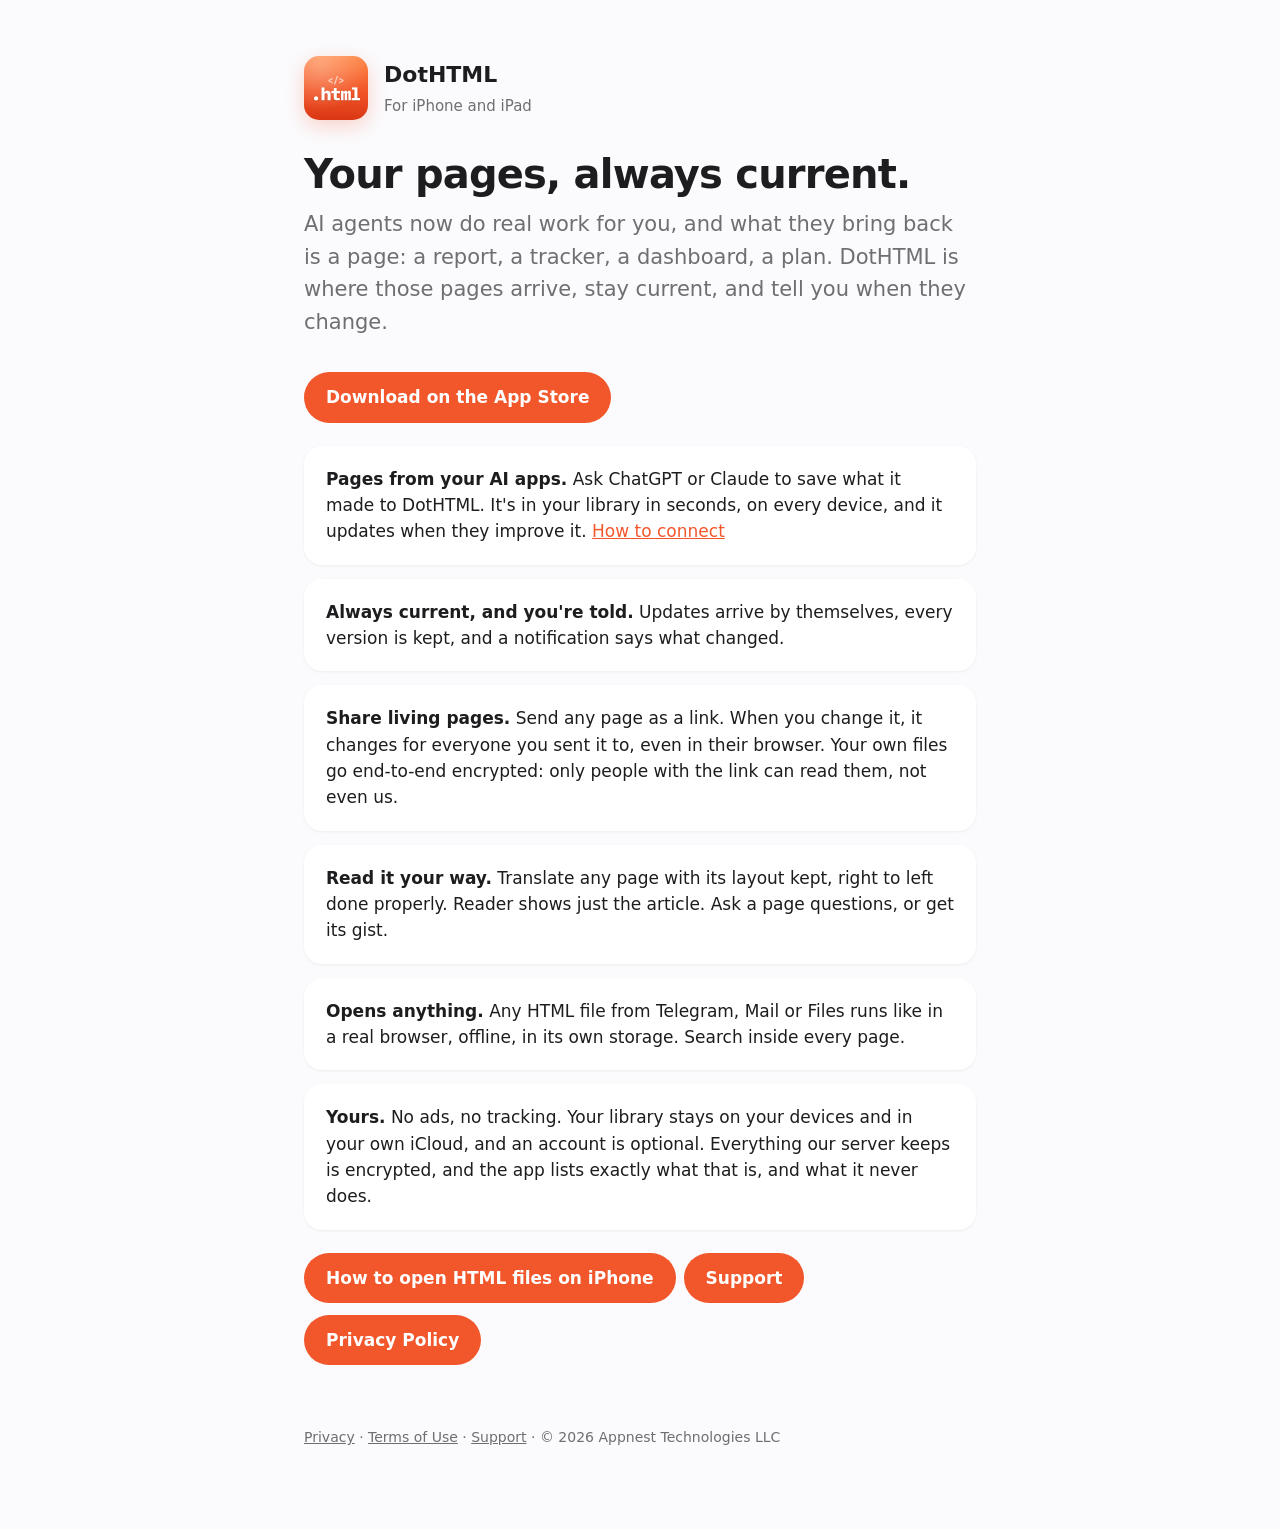
<file: index.html>
<!DOCTYPE html>
<html lang="en"><head><meta charset="utf-8"><meta name="viewport" content="width=device-width, initial-scale=1">
<title>DotHTML — Your AI's pages, always current</title>
<link rel="canonical" href="https://dothtml.app/">
<meta name="description" content="DotHTML is where the reports, trackers and plans your AI agents and other people make for you arrive, stay current, and tell you when they change. Share them as living links, read them in your language, and open any HTML file like a real browser.">
<link rel="stylesheet" href="style.css"><link rel="icon" href="icon.png"></head>
<body><main>
<header><img src="icon.png" alt=""><div><b>DotHTML</b><span>For iPhone and iPad</span></div></header>
<h1>Your pages, always current.</h1>
<p class="lead">AI agents now do real work for you, and what they bring back is a page: a report, a tracker, a dashboard, a plan. DotHTML is where those pages arrive, stay current, and tell you when they change.</p>
<p><a class="btn" href="https://apps.apple.com/app/id6824261500">Download on the App Store</a></p>
<div class="card"><b>Pages from your AI apps.</b> Ask ChatGPT or Claude to save what it made to DotHTML. It's in your library in seconds, on every device, and it updates when they improve it. <a href="connect">How to connect</a></div>
<div class="card"><b>Always current, and you're told.</b> Updates arrive by themselves, every version is kept, and a notification says what changed.</div>
<div class="card"><b>Share living pages.</b> Send any page as a link. When you change it, it changes for everyone you sent it to, even in their browser. Your own files go end-to-end encrypted: only people with the link can read them, not even us.</div>
<div class="card"><b>Read it your way.</b> Translate any page with its layout kept, right to left done properly. Reader shows just the article. Ask a page questions, or get its gist.</div>
<div class="card"><b>Opens anything.</b> Any HTML file from Telegram, Mail or Files runs like in a real browser, offline, in its own storage. Search inside every page.</div>
<div class="card"><b>Yours.</b> No ads, no tracking. Your library stays on your devices and in your own iCloud, and an account is optional. Everything our server keeps is encrypted, and the app lists exactly what that is, and what it never does.</div>
<p><a class="btn" href="help/open-html-files-on-iphone/">How to open HTML files on iPhone</a><a class="btn" href="support/">Support</a><a class="btn" href="privacy/">Privacy Policy</a></p>
<footer><a href="privacy/">Privacy</a> · <a href="terms/">Terms of Use</a> · <a href="support/">Support</a> · © 2026 Appnest Technologies LLC</footer>
</main></body></html>
</file>
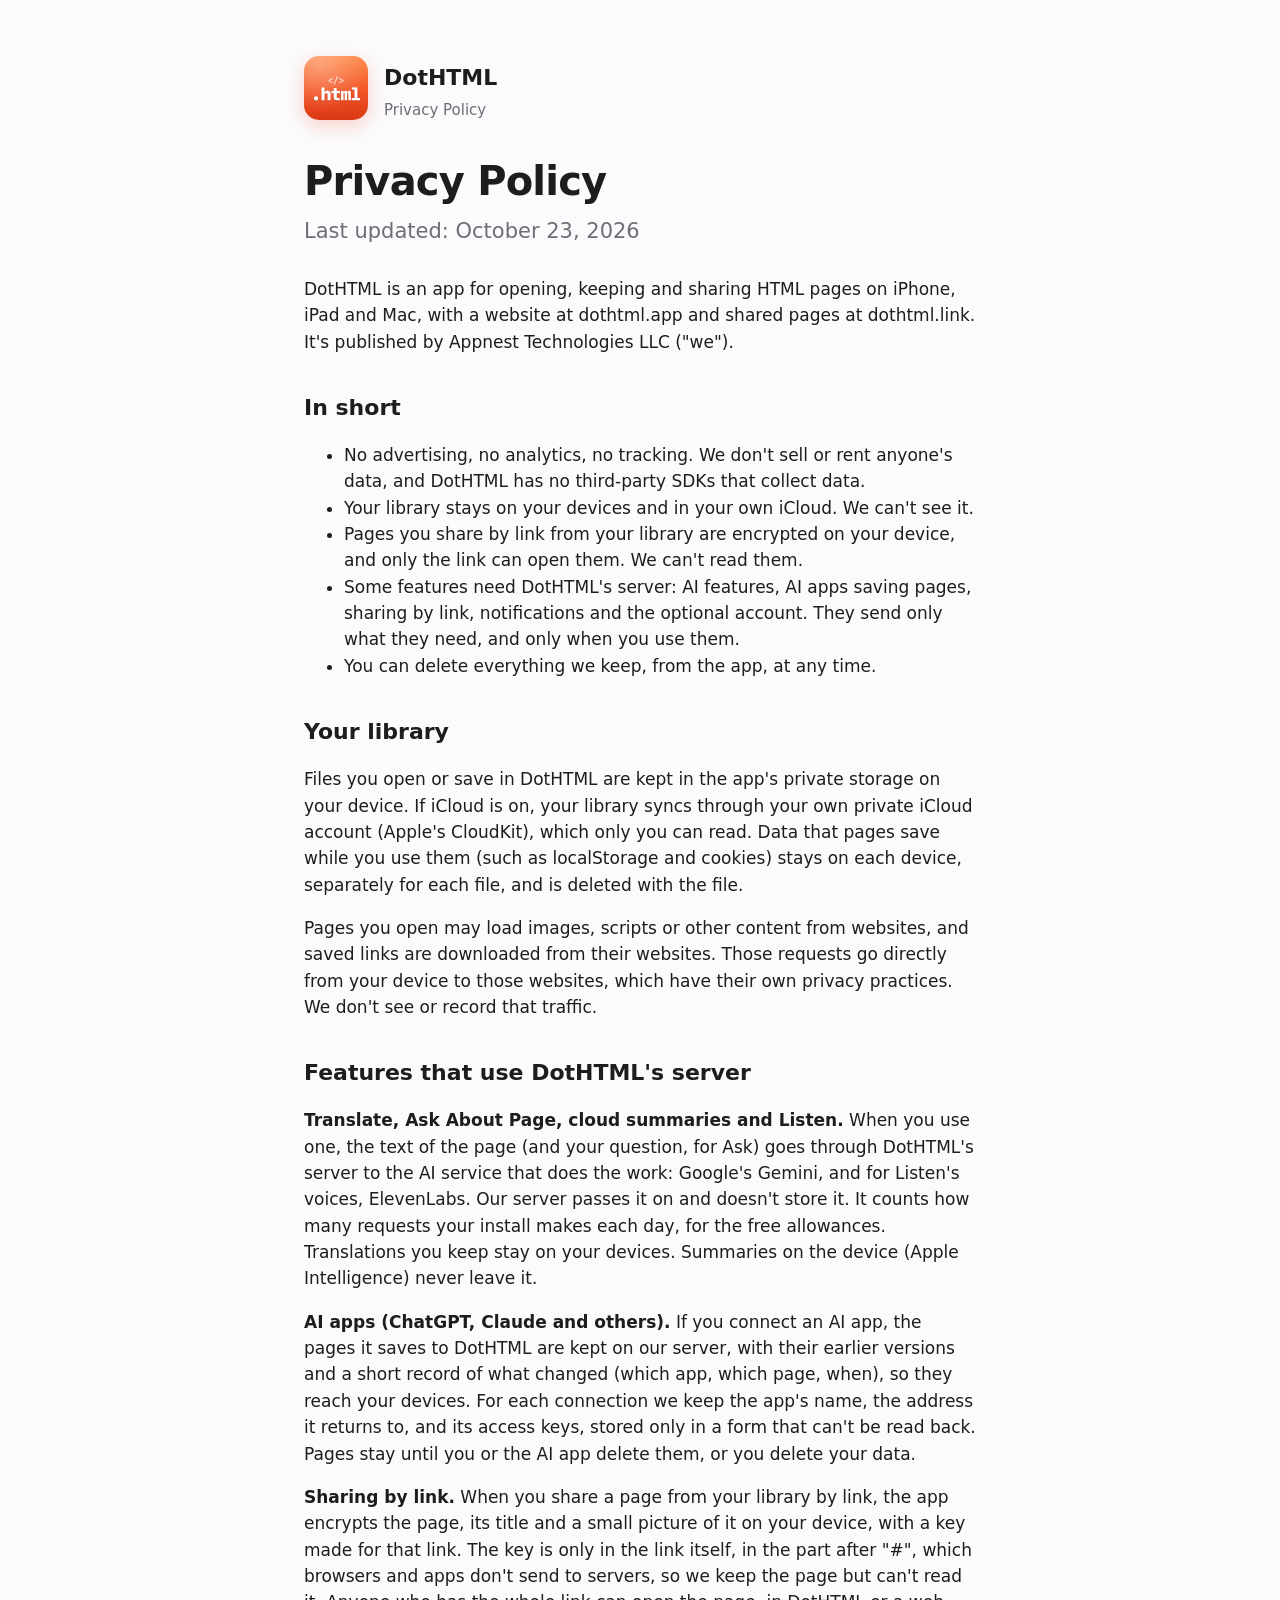
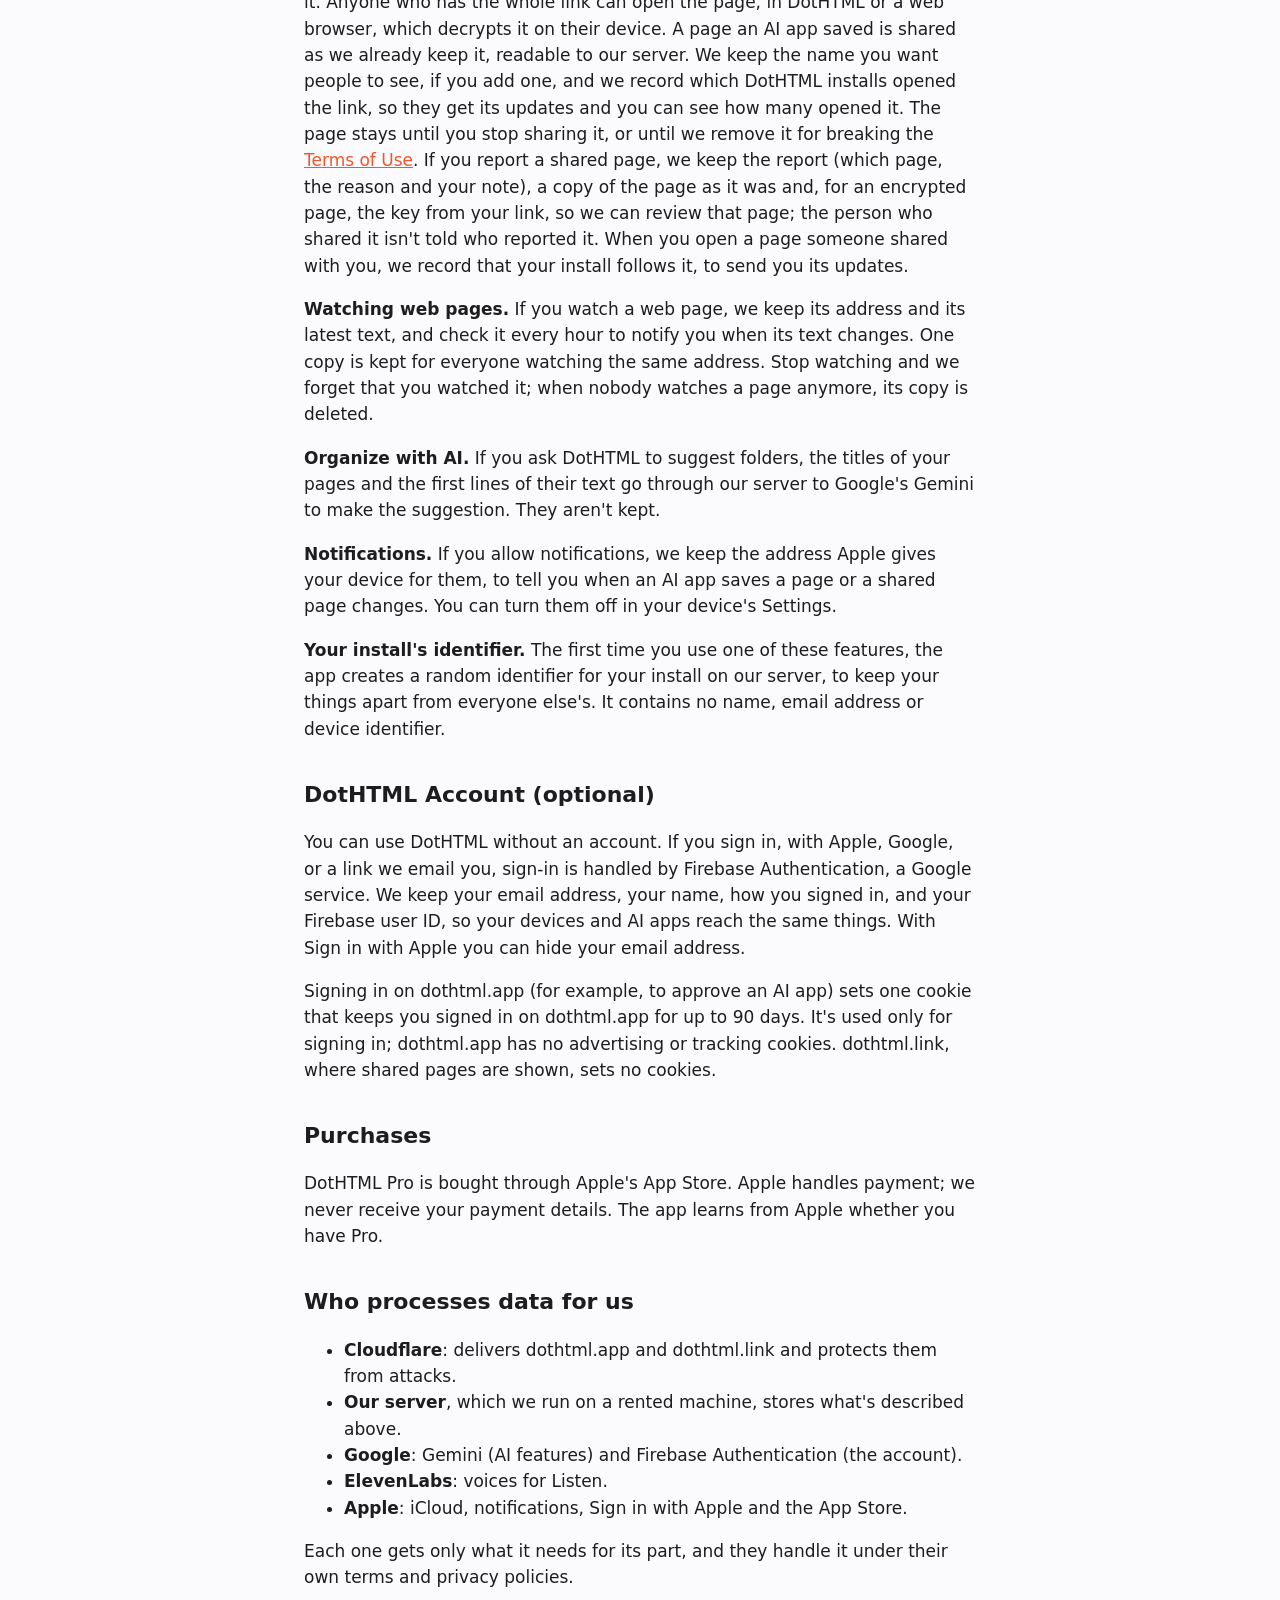
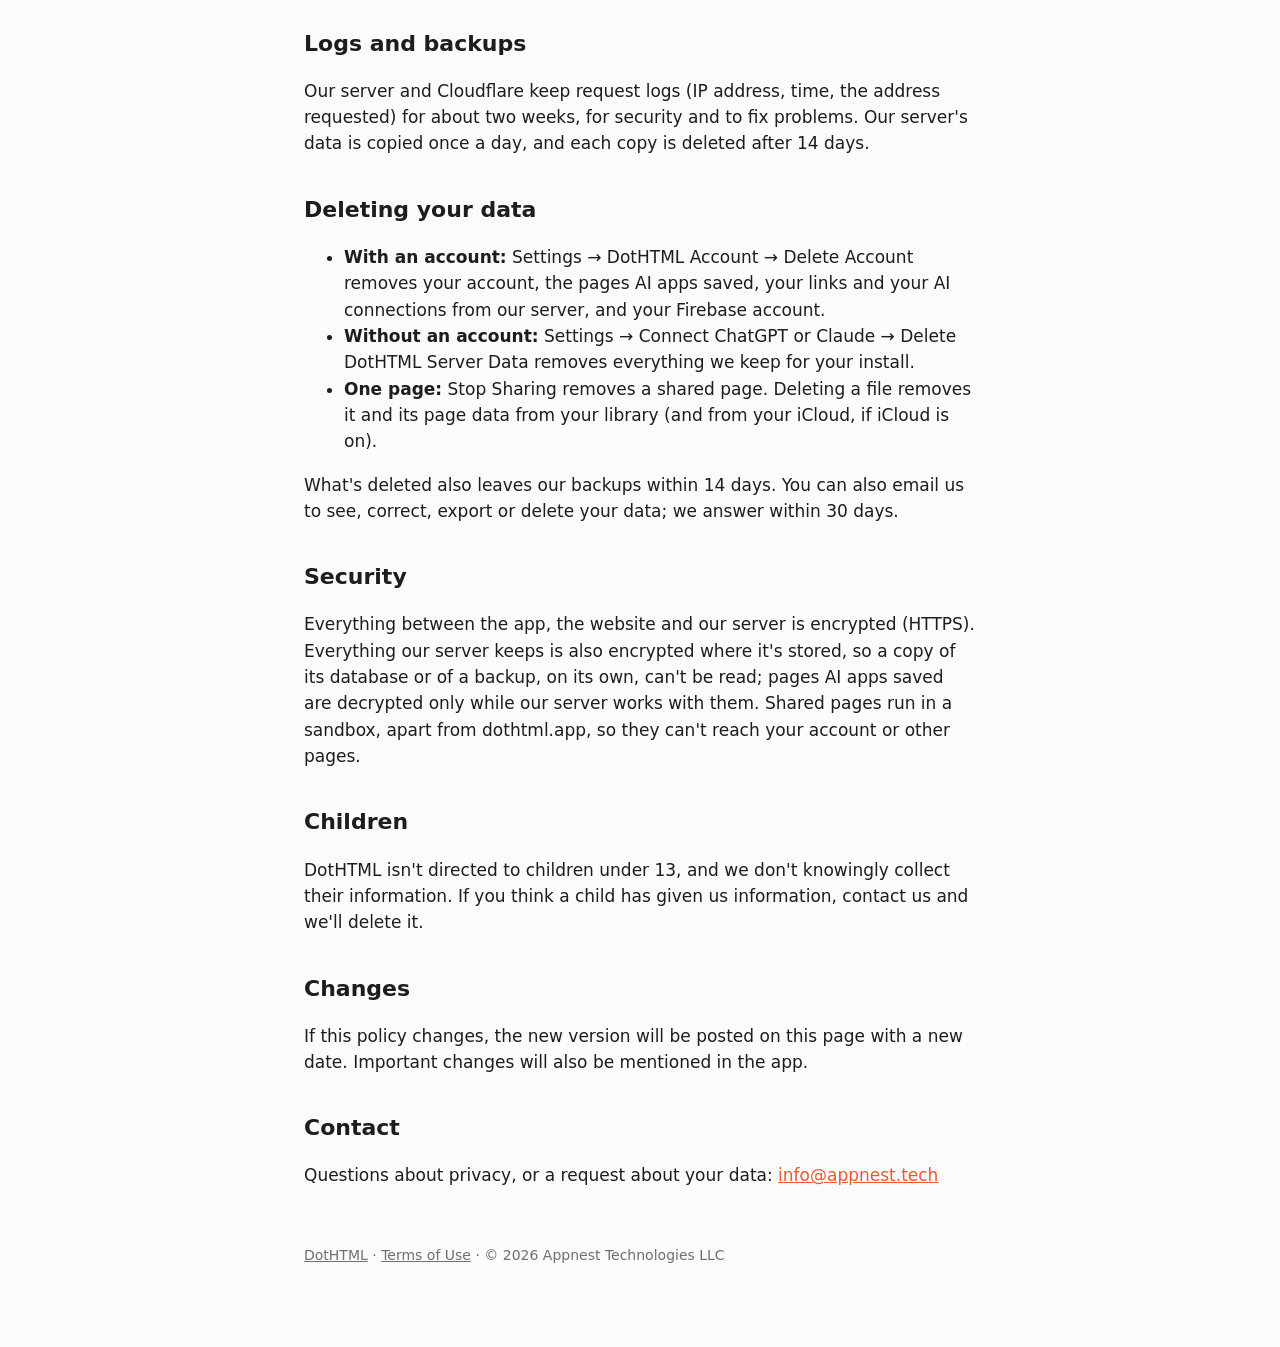
<file: privacy/index.html>
<!DOCTYPE html>
<html lang="en"><head><meta charset="utf-8"><meta name="viewport" content="width=device-width, initial-scale=1">
<title>Privacy Policy — DotHTML</title><link rel="stylesheet" href="../style.css"><link rel="icon" href="../icon.png"></head>
<body><main>
<header><a href="../"><img src="../icon.png" alt=""></a><div><b>DotHTML</b><span>Privacy Policy</span></div></header>
<h1>Privacy Policy</h1>
<p class="lead">Last updated: October 23, 2026</p>
<p>DotHTML is an app for opening, keeping and sharing HTML pages on iPhone, iPad and Mac, with a website at dothtml.app and shared pages at dothtml.link. It's published by Appnest Technologies LLC ("we").</p>

<h2>In short</h2>
<ul>
<li>No advertising, no analytics, no tracking. We don't sell or rent anyone's data, and DotHTML has no third-party SDKs that collect data.</li>
<li>Your library stays on your devices and in your own iCloud. We can't see it.</li>
<li>Pages you share by link from your library are encrypted on your device, and only the link can open them. We can't read them.</li>
<li>Some features need DotHTML's server: AI features, AI apps saving pages, sharing by link, notifications and the optional account. They send only what they need, and only when you use them.</li>
<li>You can delete everything we keep, from the app, at any time.</li>
</ul>

<h2>Your library</h2>
<p>Files you open or save in DotHTML are kept in the app's private storage on your device. If iCloud is on, your library syncs through your own private iCloud account (Apple's CloudKit), which only you can read. Data that pages save while you use them (such as localStorage and cookies) stays on each device, separately for each file, and is deleted with the file.</p>
<p>Pages you open may load images, scripts or other content from websites, and saved links are downloaded from their websites. Those requests go directly from your device to those websites, which have their own privacy practices. We don't see or record that traffic.</p>

<h2>Features that use DotHTML's server</h2>
<p><b>Translate, Ask About Page, cloud summaries and Listen.</b> When you use one, the text of the page (and your question, for Ask) goes through DotHTML's server to the AI service that does the work: Google's Gemini, and for Listen's voices, ElevenLabs. Our server passes it on and doesn't store it. It counts how many requests your install makes each day, for the free allowances. Translations you keep stay on your devices. Summaries on the device (Apple Intelligence) never leave it.</p>
<p><b>AI apps (ChatGPT, Claude and others).</b> If you connect an AI app, the pages it saves to DotHTML are kept on our server, with their earlier versions and a short record of what changed (which app, which page, when), so they reach your devices. For each connection we keep the app's name, the address it returns to, and its access keys, stored only in a form that can't be read back. Pages stay until you or the AI app delete them, or you delete your data.</p>
<p><b>Sharing by link.</b> When you share a page from your library by link, the app encrypts the page, its title and a small picture of it on your device, with a key made for that link. The key is only in the link itself, in the part after "#", which browsers and apps don't send to servers, so we keep the page but can't read it. Anyone who has the whole link can open the page, in DotHTML or a web browser, which decrypts it on their device. A page an AI app saved is shared as we already keep it, readable to our server. We keep the name you want people to see, if you add one, and we record which DotHTML installs opened the link, so they get its updates and you can see how many opened it. The page stays until you stop sharing it, or until we remove it for breaking the <a href="../terms/">Terms of Use</a>. If you report a shared page, we keep the report (which page, the reason and your note), a copy of the page as it was and, for an encrypted page, the key from your link, so we can review that page; the person who shared it isn't told who reported it. When you open a page someone shared with you, we record that your install follows it, to send you its updates.</p>
<p><b>Watching web pages.</b> If you watch a web page, we keep its address and its latest text, and check it every hour to notify you when its text changes. One copy is kept for everyone watching the same address. Stop watching and we forget that you watched it; when nobody watches a page anymore, its copy is deleted.</p>
<p><b>Organize with AI.</b> If you ask DotHTML to suggest folders, the titles of your pages and the first lines of their text go through our server to Google's Gemini to make the suggestion. They aren't kept.</p>
<p><b>Notifications.</b> If you allow notifications, we keep the address Apple gives your device for them, to tell you when an AI app saves a page or a shared page changes. You can turn them off in your device's Settings.</p>
<p><b>Your install's identifier.</b> The first time you use one of these features, the app creates a random identifier for your install on our server, to keep your things apart from everyone else's. It contains no name, email address or device identifier.</p>

<h2>DotHTML Account (optional)</h2>
<p>You can use DotHTML without an account. If you sign in, with Apple, Google, or a link we email you, sign-in is handled by Firebase Authentication, a Google service. We keep your email address, your name, how you signed in, and your Firebase user ID, so your devices and AI apps reach the same things. With Sign in with Apple you can hide your email address.</p>
<p>Signing in on dothtml.app (for example, to approve an AI app) sets one cookie that keeps you signed in on dothtml.app for up to 90 days. It's used only for signing in; dothtml.app has no advertising or tracking cookies. dothtml.link, where shared pages are shown, sets no cookies.</p>

<h2>Purchases</h2>
<p>DotHTML Pro is bought through Apple's App Store. Apple handles payment; we never receive your payment details. The app learns from Apple whether you have Pro.</p>

<h2>Who processes data for us</h2>
<ul>
<li><b>Cloudflare</b>: delivers dothtml.app and dothtml.link and protects them from attacks.</li>
<li><b>Our server</b>, which we run on a rented machine, stores what's described above.</li>
<li><b>Google</b>: Gemini (AI features) and Firebase Authentication (the account).</li>
<li><b>ElevenLabs</b>: voices for Listen.</li>
<li><b>Apple</b>: iCloud, notifications, Sign in with Apple and the App Store.</li>
</ul>
<p>Each one gets only what it needs for its part, and they handle it under their own terms and privacy policies.</p>

<h2>Logs and backups</h2>
<p>Our server and Cloudflare keep request logs (IP address, time, the address requested) for about two weeks, for security and to fix problems. Our server's data is copied once a day, and each copy is deleted after 14 days.</p>

<h2 id="deleting-your-data">Deleting your data</h2>
<ul>
<li><b>With an account:</b> Settings → DotHTML Account → Delete Account removes your account, the pages AI apps saved, your links and your AI connections from our server, and your Firebase account.</li>
<li><b>Without an account:</b> Settings → Connect ChatGPT or Claude → Delete DotHTML Server Data removes everything we keep for your install.</li>
<li><b>One page:</b> Stop Sharing removes a shared page. Deleting a file removes it and its page data from your library (and from your iCloud, if iCloud is on).</li>
</ul>
<p>What's deleted also leaves our backups within 14 days. You can also email us to see, correct, export or delete your data; we answer within 30 days.</p>

<h2>Security</h2>
<p>Everything between the app, the website and our server is encrypted (HTTPS). Everything our server keeps is also encrypted where it's stored, so a copy of its database or of a backup, on its own, can't be read; pages AI apps saved are decrypted only while our server works with them. Shared pages run in a sandbox, apart from dothtml.app, so they can't reach your account or other pages.</p>

<h2>Children</h2>
<p>DotHTML isn't directed to children under 13, and we don't knowingly collect their information. If you think a child has given us information, contact us and we'll delete it.</p>

<h2>Changes</h2>
<p>If this policy changes, the new version will be posted on this page with a new date. Important changes will also be mentioned in the app.</p>

<h2>Contact</h2>
<p>Questions about privacy, or a request about your data: <a href="mailto:info@appnest.tech">info@appnest.tech</a></p>
<footer><a href="../">DotHTML</a> · <a href="../terms/">Terms of Use</a> · © 2026 Appnest Technologies LLC</footer>
</main></body></html>
</file>
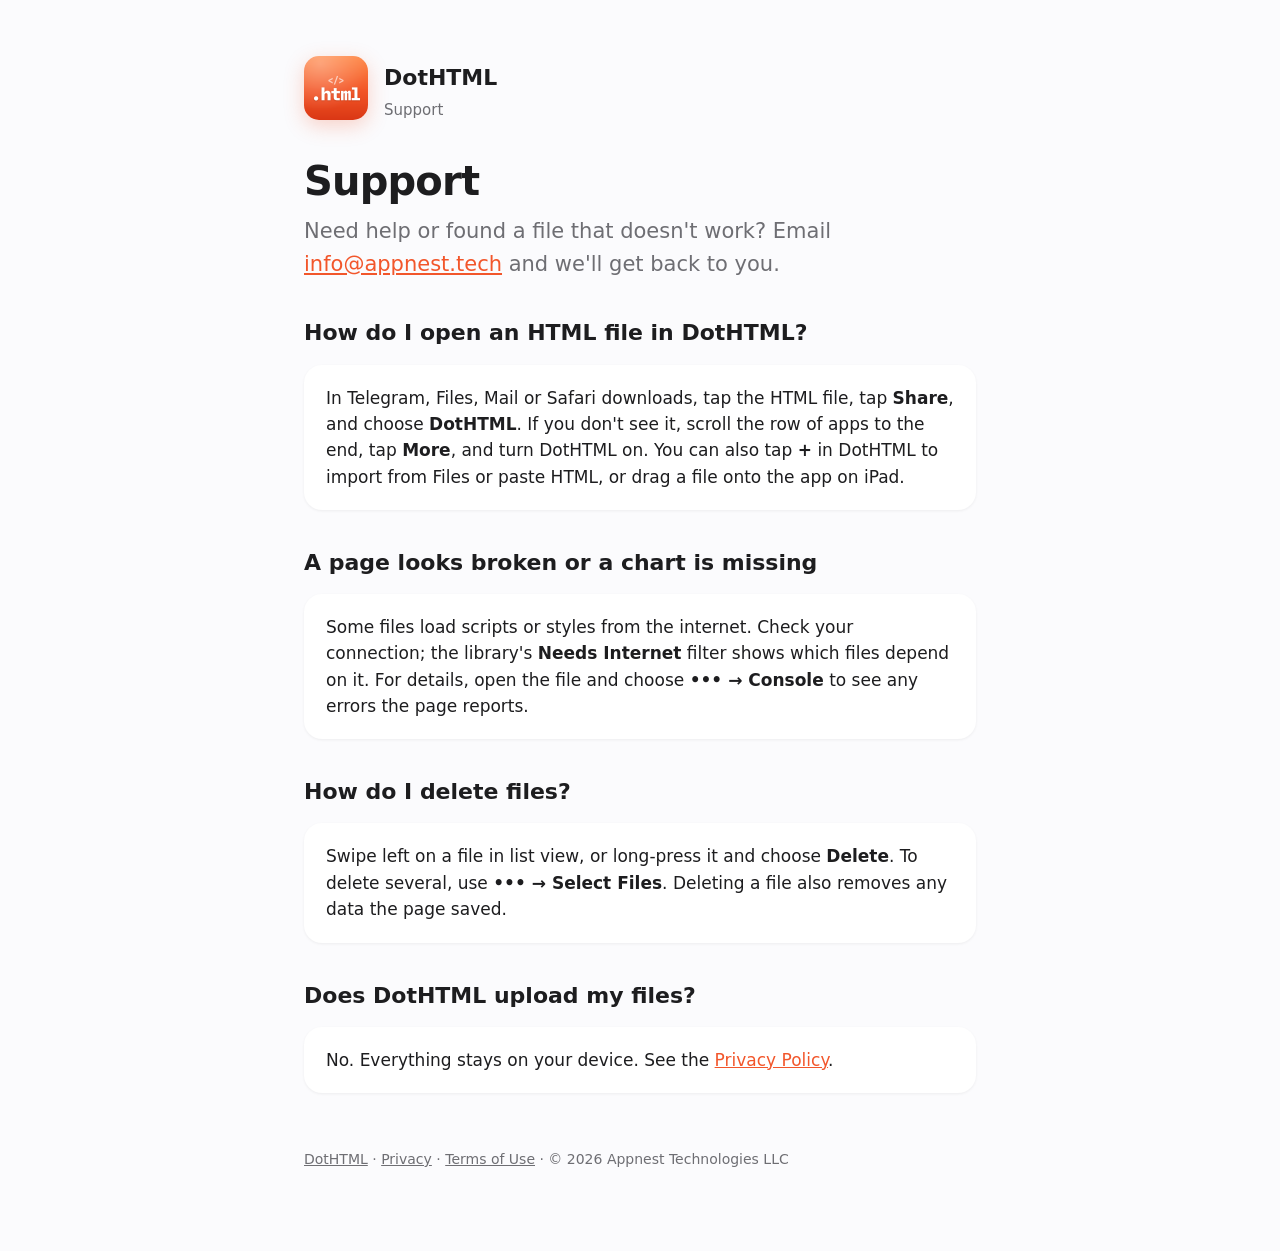
<file: support/index.html>
<!DOCTYPE html>
<html lang="en"><head><meta charset="utf-8"><meta name="viewport" content="width=device-width, initial-scale=1">
<title>Support — DotHTML</title><link rel="stylesheet" href="../style.css"><link rel="icon" href="../icon.png"></head>
<body><main>
<header><a href="../"><img src="../icon.png" alt=""></a><div><b>DotHTML</b><span>Support</span></div></header>
<h1>Support</h1>
<p class="lead">Need help or found a file that doesn't work? Email <a href="mailto:info@appnest.tech?subject=DotHTML%20support">info@appnest.tech</a> and we'll get back to you.</p>
<h2>How do I open an HTML file in DotHTML?</h2>
<div class="card">In Telegram, Files, Mail or Safari downloads, tap the HTML file, tap <b>Share</b>, and choose <b>DotHTML</b>. If you don't see it, scroll the row of apps to the end, tap <b>More</b>, and turn DotHTML on. You can also tap <b>+</b> in DotHTML to import from Files or paste HTML, or drag a file onto the app on iPad.</div>
<h2>A page looks broken or a chart is missing</h2>
<div class="card">Some files load scripts or styles from the internet. Check your connection; the library's <b>Needs Internet</b> filter shows which files depend on it. For details, open the file and choose <b>••• → Console</b> to see any errors the page reports.</div>
<h2>How do I delete files?</h2>
<div class="card">Swipe left on a file in list view, or long-press it and choose <b>Delete</b>. To delete several, use <b>••• → Select Files</b>. Deleting a file also removes any data the page saved.</div>
<h2>Does DotHTML upload my files?</h2>
<div class="card">No. Everything stays on your device. See the <a href="../privacy/">Privacy Policy</a>.</div>
<footer><a href="../">DotHTML</a> · <a href="../privacy/">Privacy</a> · <a href="../terms/">Terms of Use</a> · © 2026 Appnest Technologies LLC</footer>
</main></body></html>
</file>
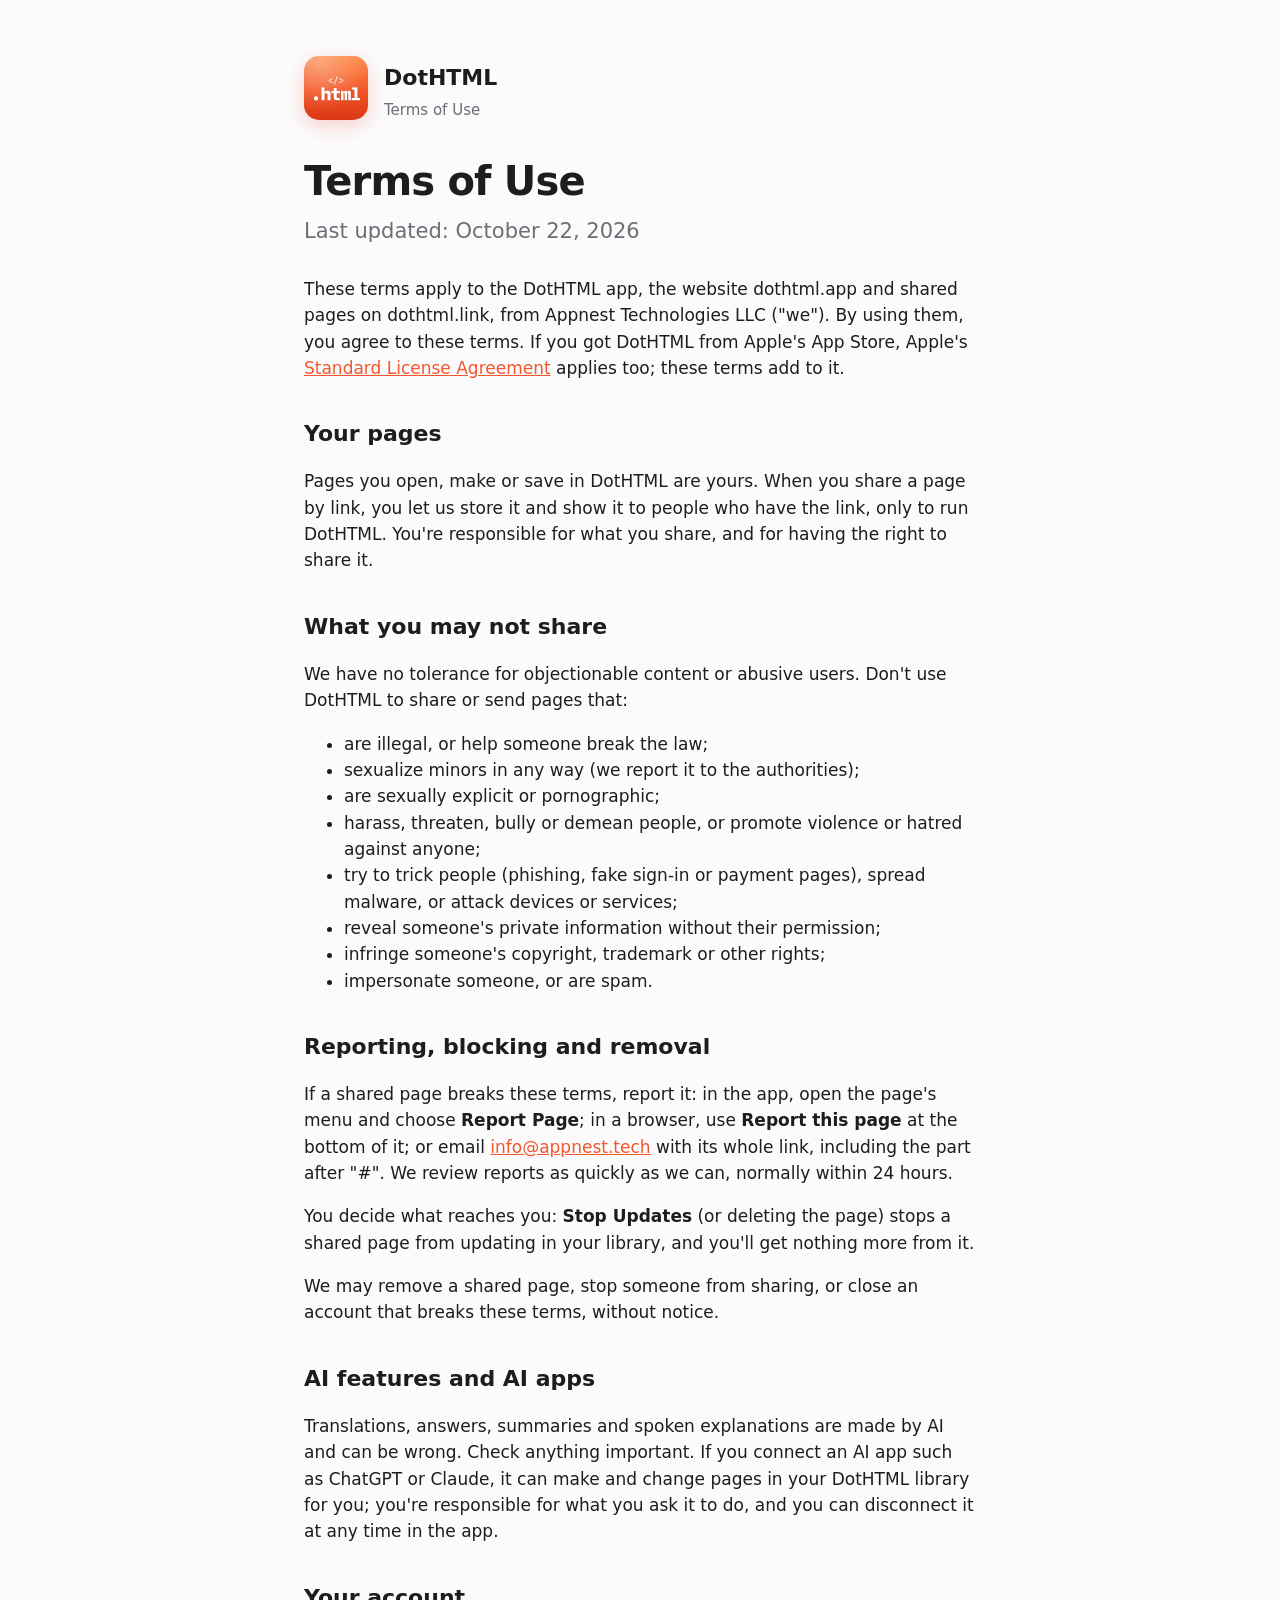
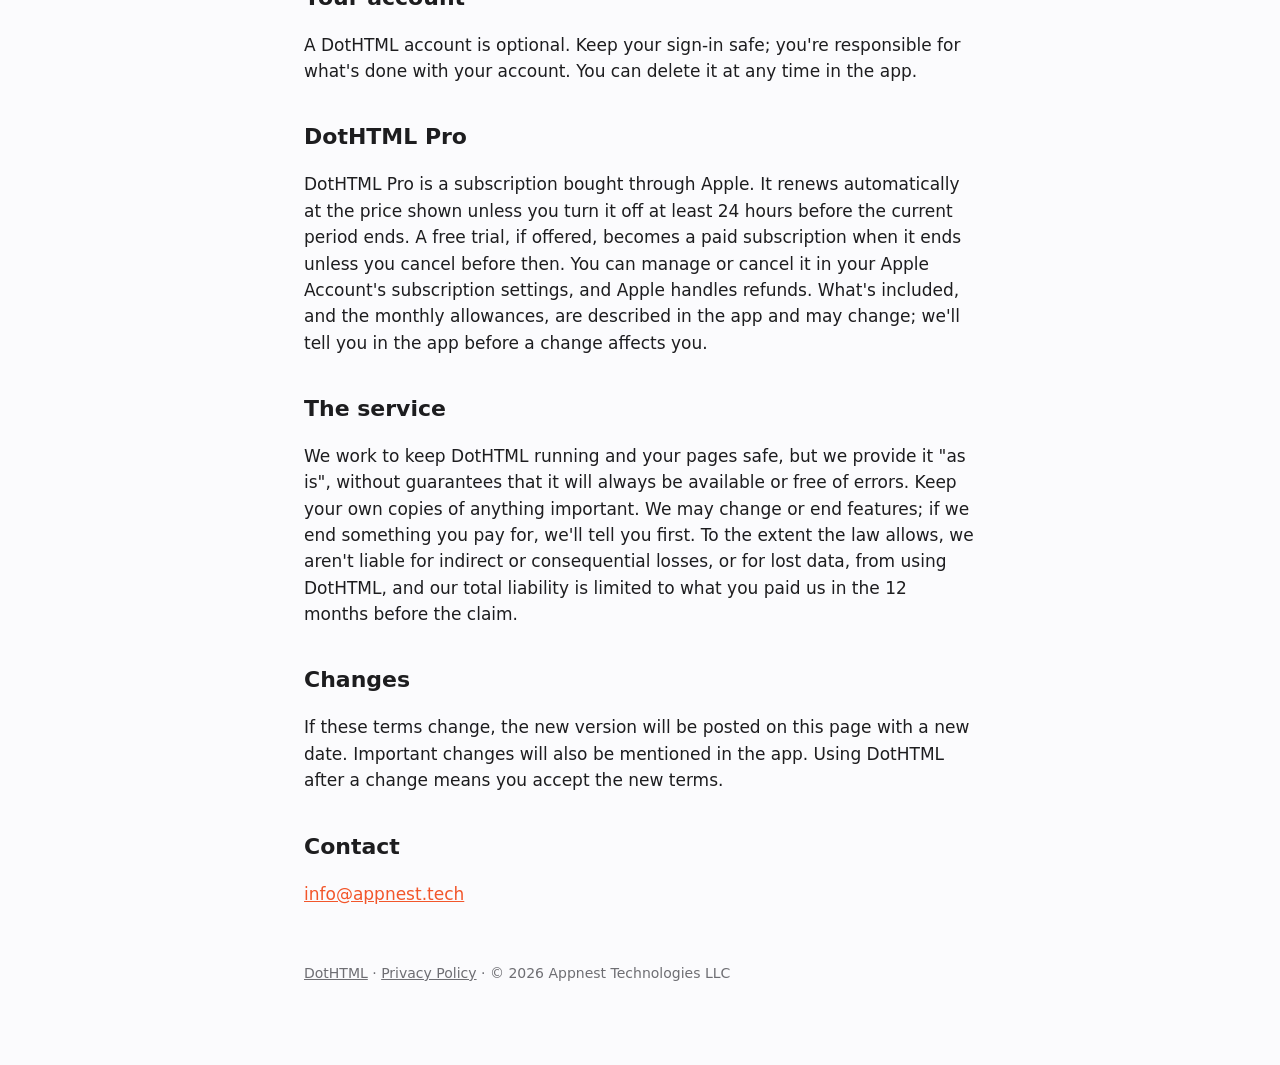
<file: terms/index.html>
<!DOCTYPE html>
<html lang="en"><head><meta charset="utf-8"><meta name="viewport" content="width=device-width, initial-scale=1">
<title>Terms of Use — DotHTML</title><link rel="stylesheet" href="../style.css"><link rel="icon" href="../icon.png"></head>
<body><main>
<header><a href="../"><img src="../icon.png" alt=""></a><div><b>DotHTML</b><span>Terms of Use</span></div></header>
<h1>Terms of Use</h1>
<p class="lead">Last updated: October 22, 2026</p>
<p>These terms apply to the DotHTML app, the website dothtml.app and shared pages on dothtml.link, from Appnest Technologies LLC ("we"). By using them, you agree to these terms. If you got DotHTML from Apple's App Store, Apple's <a href="https://www.apple.com/legal/internet-services/itunes/dev/stdeula/">Standard License Agreement</a> applies too; these terms add to it.</p>

<h2>Your pages</h2>
<p>Pages you open, make or save in DotHTML are yours. When you share a page by link, you let us store it and show it to people who have the link, only to run DotHTML. You're responsible for what you share, and for having the right to share it.</p>

<h2>What you may not share</h2>
<p>We have no tolerance for objectionable content or abusive users. Don't use DotHTML to share or send pages that:</p>
<ul>
<li>are illegal, or help someone break the law;</li>
<li>sexualize minors in any way (we report it to the authorities);</li>
<li>are sexually explicit or pornographic;</li>
<li>harass, threaten, bully or demean people, or promote violence or hatred against anyone;</li>
<li>try to trick people (phishing, fake sign-in or payment pages), spread malware, or attack devices or services;</li>
<li>reveal someone's private information without their permission;</li>
<li>infringe someone's copyright, trademark or other rights;</li>
<li>impersonate someone, or are spam.</li>
</ul>

<h2>Reporting, blocking and removal</h2>
<p>If a shared page breaks these terms, report it: in the app, open the page's menu and choose <b>Report Page</b>; in a browser, use <b>Report this page</b> at the bottom of it; or email <a href="mailto:info@appnest.tech">info@appnest.tech</a> with its whole link, including the part after "#". We review reports as quickly as we can, normally within 24 hours.</p>
<p>You decide what reaches you: <b>Stop Updates</b> (or deleting the page) stops a shared page from updating in your library, and you'll get nothing more from it.</p>
<p>We may remove a shared page, stop someone from sharing, or close an account that breaks these terms, without notice.</p>

<h2>AI features and AI apps</h2>
<p>Translations, answers, summaries and spoken explanations are made by AI and can be wrong. Check anything important. If you connect an AI app such as ChatGPT or Claude, it can make and change pages in your DotHTML library for you; you're responsible for what you ask it to do, and you can disconnect it at any time in the app.</p>

<h2>Your account</h2>
<p>A DotHTML account is optional. Keep your sign-in safe; you're responsible for what's done with your account. You can delete it at any time in the app.</p>

<h2>DotHTML Pro</h2>
<p>DotHTML Pro is a subscription bought through Apple. It renews automatically at the price shown unless you turn it off at least 24 hours before the current period ends. A free trial, if offered, becomes a paid subscription when it ends unless you cancel before then. You can manage or cancel it in your Apple Account's subscription settings, and Apple handles refunds. What's included, and the monthly allowances, are described in the app and may change; we'll tell you in the app before a change affects you.</p>

<h2>The service</h2>
<p>We work to keep DotHTML running and your pages safe, but we provide it "as is", without guarantees that it will always be available or free of errors. Keep your own copies of anything important. We may change or end features; if we end something you pay for, we'll tell you first. To the extent the law allows, we aren't liable for indirect or consequential losses, or for lost data, from using DotHTML, and our total liability is limited to what you paid us in the 12 months before the claim.</p>

<h2>Changes</h2>
<p>If these terms change, the new version will be posted on this page with a new date. Important changes will also be mentioned in the app. Using DotHTML after a change means you accept the new terms.</p>

<h2>Contact</h2>
<p><a href="mailto:info@appnest.tech">info@appnest.tech</a></p>
<footer><a href="../">DotHTML</a> · <a href="../privacy/">Privacy Policy</a> · © 2026 Appnest Technologies LLC</footer>
</main></body></html>
</file>
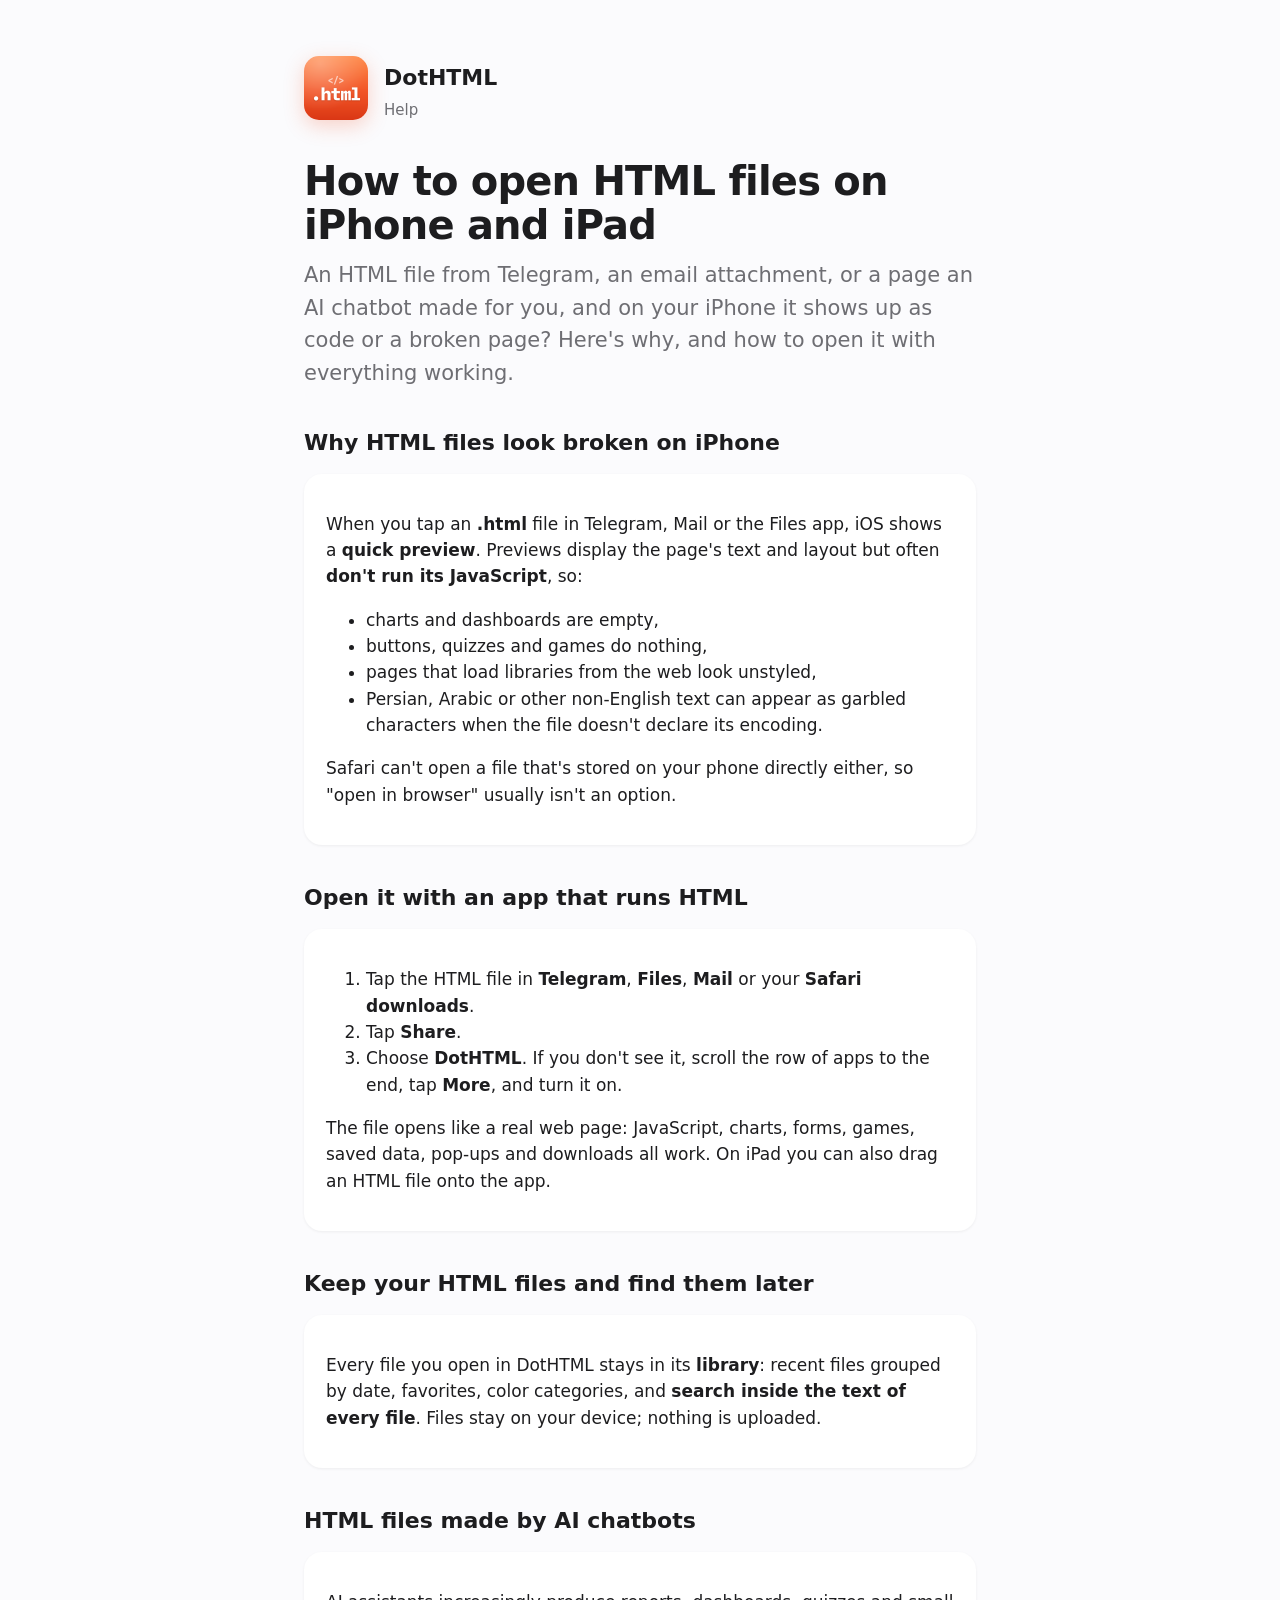
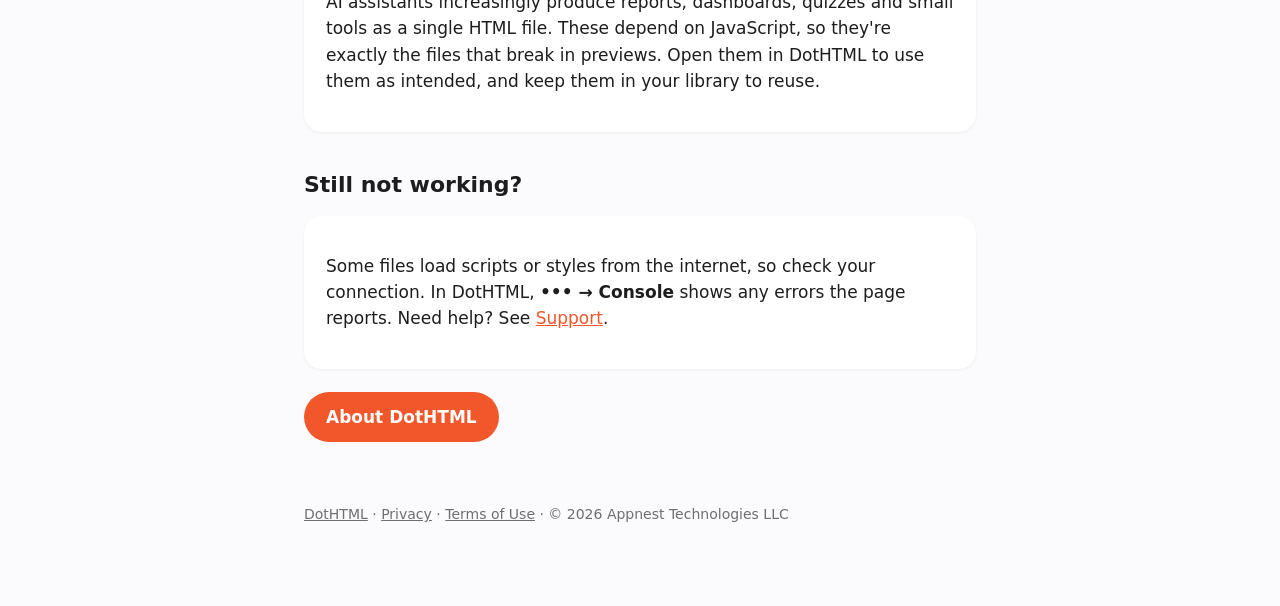
<file: help/open-html-files-on-iphone/index.html>
<!DOCTYPE html>
<html lang="en"><head><meta charset="utf-8"><meta name="viewport" content="width=device-width, initial-scale=1">
<title>How to open HTML files on iPhone and iPad (with JavaScript working) — DotHTML</title>
<meta name="description" content="HTML file from Telegram, email or an AI chatbot won't open properly on your iPhone? Here's why previews show broken pages, and how to open, run and save HTML files on iPhone and iPad.">
<link rel="canonical" href="https://dothtml.app/help/open-html-files-on-iphone/">
<link rel="stylesheet" href="../../style.css"><link rel="icon" href="../../icon.png">
<script type="application/ld+json">
{"@context":"https://schema.org","@type":"FAQPage","mainEntity":[
{"@type":"Question","name":"Why won't my HTML file open properly on iPhone?","acceptedAnswer":{"@type":"Answer","text":"Previews in chat apps, Mail and the Files app show HTML without running its JavaScript, and Safari can't open files stored on your phone directly. Charts, buttons and games then appear empty or broken."}},
{"@type":"Question","name":"How do I open an HTML file from Telegram on iPhone?","acceptedAnswer":{"@type":"Answer","text":"Tap the file, tap Share, and choose an app that runs HTML, such as DotHTML. The page opens with JavaScript, charts and forms working."}},
{"@type":"Question","name":"How can I save HTML files on my iPhone and find them later?","acceptedAnswer":{"@type":"Answer","text":"DotHTML keeps every HTML file you open in a library with recent files, categories, favorites and search inside the files' text. You can also save files to the Files app."}},
{"@type":"Question","name":"Why does Persian or Arabic text in an HTML file look garbled?","acceptedAnswer":{"@type":"Answer","text":"Many HTML files don't declare their text encoding, so viewers guess wrong. DotHTML detects UTF-8 files and fixes this automatically."}}
]}
</script></head>
<body><main>
<header><a href="../../"><img src="../../icon.png" alt=""></a><div><b>DotHTML</b><span>Help</span></div></header>
<h1>How to open HTML files on iPhone and iPad</h1>
<p class="lead">An HTML file from Telegram, an email attachment, or a page an AI chatbot made for you, and on your iPhone it shows up as code or a broken page? Here's why, and how to open it with everything working.</p>

<h2>Why HTML files look broken on iPhone</h2>
<div class="card">
<p>When you tap an <b>.html</b> file in Telegram, Mail or the Files app, iOS shows a <b>quick preview</b>. Previews display the page's text and layout but often <b>don't run its JavaScript</b>, so:</p>
<ul>
<li>charts and dashboards are empty,</li>
<li>buttons, quizzes and games do nothing,</li>
<li>pages that load libraries from the web look unstyled,</li>
<li>Persian, Arabic or other non-English text can appear as garbled characters when the file doesn't declare its encoding.</li>
</ul>
<p>Safari can't open a file that's stored on your phone directly either, so "open in browser" usually isn't an option.</p>
</div>

<h2>Open it with an app that runs HTML</h2>
<div class="card">
<ol>
<li>Tap the HTML file in <b>Telegram</b>, <b>Files</b>, <b>Mail</b> or your <b>Safari downloads</b>.</li>
<li>Tap <b>Share</b>.</li>
<li>Choose <b>DotHTML</b>. If you don't see it, scroll the row of apps to the end, tap <b>More</b>, and turn it on.</li>
</ol>
<p>The file opens like a real web page: JavaScript, charts, forms, games, saved data, pop-ups and downloads all work. On iPad you can also drag an HTML file onto the app.</p>
</div>

<h2>Keep your HTML files and find them later</h2>
<div class="card">
<p>Every file you open in DotHTML stays in its <b>library</b>: recent files grouped by date, favorites, color categories, and <b>search inside the text of every file</b>. Files stay on your device; nothing is uploaded.</p>
</div>

<h2>HTML files made by AI chatbots</h2>
<div class="card">
<p>AI assistants increasingly produce reports, dashboards, quizzes and small tools as a single HTML file. These depend on JavaScript, so they're exactly the files that break in previews. Open them in DotHTML to use them as intended, and keep them in your library to reuse.</p>
</div>

<h2>Still not working?</h2>
<div class="card">
<p>Some files load scripts or styles from the internet, so check your connection. In DotHTML, <b>••• → Console</b> shows any errors the page reports. Need help? See <a href="../../support/">Support</a>.</p>
</div>

<p><a class="btn" href="../../">About DotHTML</a></p>
<footer><a href="../../">DotHTML</a> · <a href="../../privacy/">Privacy</a> · <a href="../../terms/">Terms of Use</a> · © 2026 Appnest Technologies LLC</footer>
</main></body></html>
</file>
<file: style.css>
:root{--accent:#f2562b;--text:#1d1d1f;--muted:#6e6e73;--bg:#fbfbfd;--card:#fff}
@media (prefers-color-scheme:dark){:root{--accent:#ff6a3a;--text:#f5f5f7;--muted:#a1a1a6;--bg:#000;--card:#1c1c1e}}
*{box-sizing:border-box}body{margin:0;font:17px/1.55 -apple-system,BlinkMacSystemFont,"SF Pro Text",system-ui,sans-serif;color:var(--text);background:var(--bg)}
main{max-width:720px;margin:0 auto;padding:56px 24px 80px}a{color:var(--accent)}
header{display:flex;align-items:center;gap:16px;margin-bottom:32px}header img{width:64px;height:64px;border-radius:15px;box-shadow:0 6px 20px #f2562b40}
header a{text-decoration:none;color:inherit}header b{font-size:22px;display:block}header span{color:var(--muted);font-size:15px}
h1{font-size:40px;line-height:1.1;letter-spacing:-.02em;margin:0 0 12px}h2{font-size:22px;margin:36px 0 8px}p.lead{font-size:21px;color:var(--muted);margin:0 0 28px}
.card{background:var(--card);border-radius:18px;padding:20px 22px;margin:14px 0;box-shadow:0 1px 3px #0000000f}
.btn{display:inline-block;background:var(--accent);color:#fff;text-decoration:none;font-weight:600;padding:12px 22px;border-radius:999px;margin:6px 8px 6px 0}
footer{margin-top:56px;color:var(--muted);font-size:14px}footer a{color:var(--muted)}
</file>
